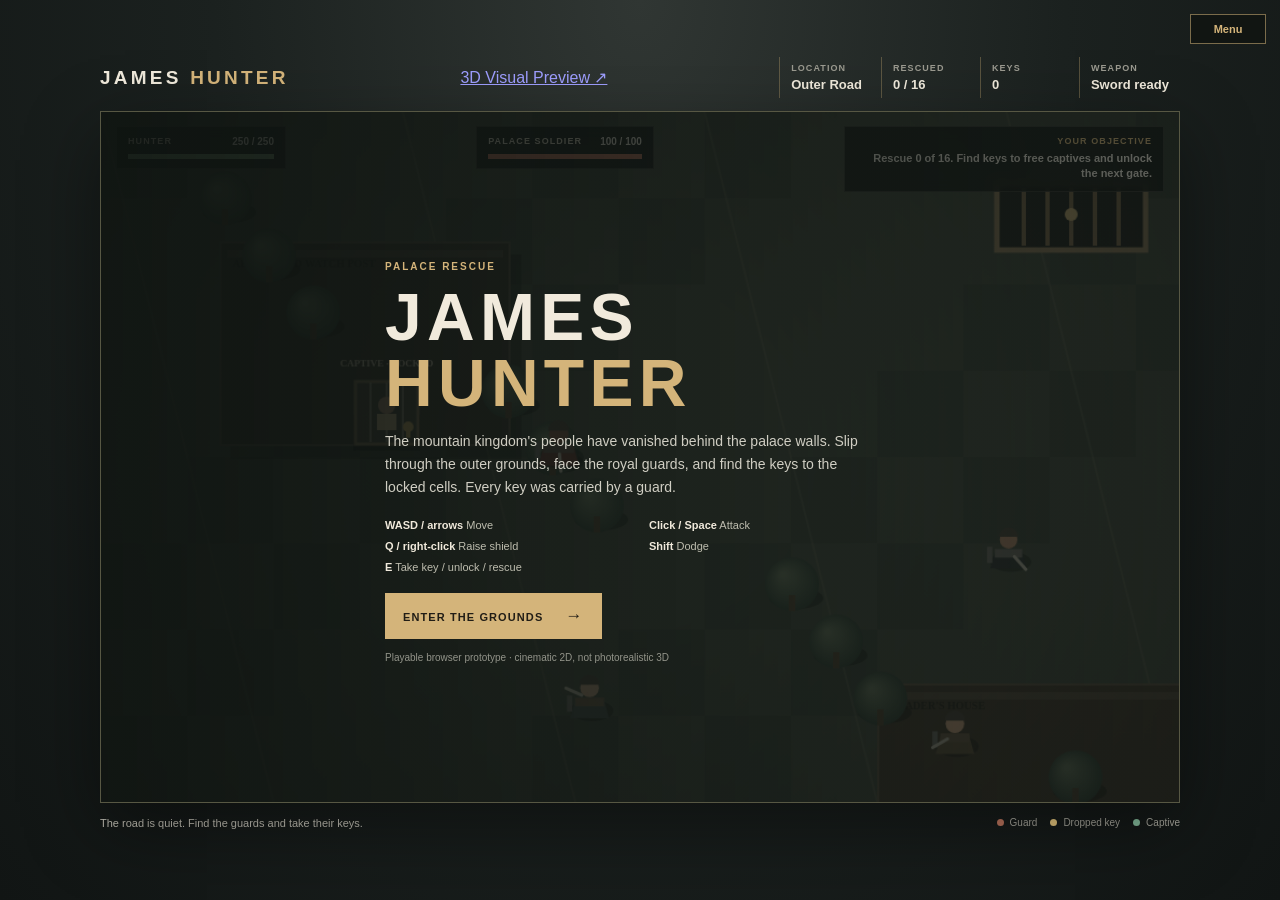
<file: HUNT GAME/index.html>
﻿<!doctype html>
<html lang="en">
  <head>
    <meta charset="UTF-8" />
    <meta name="viewport" content="width=device-width, initial-scale=1.0" />
    <meta name="theme-color" content="#171b1b" />
    <title>James Hunter — A Palace Rescue</title>
    <link rel="stylesheet" href="style.css" />
  </head>
  <body>
    <nav class="game-nav" aria-label="Game menu">
      <button id="menu-toggle" type="button" aria-expanded="false" aria-controls="game-menu">Menu</button>
      <div id="game-menu" class="game-menu" hidden>
        <button id="pause-game" type="button" disabled>Pause</button>
        <button id="resume-game" type="button" disabled>Resume</button>
        <button id="quit-game" type="button" disabled>Quit</button>
        <span id="music-track" class="music-track">Track: click.mp3</span>
        <button id="next-track" type="button" disabled>Next track</button>
        <span id="sound-status" class="sound-status" aria-live="polite">Sound: On</span>
        <button id="sound-toggle" type="button" aria-label="Mute game sound" aria-pressed="true">Mute sound</button>
      </div>
    </nav>
    <main class="game">
      <header class="topbar">
        <a class="wordmark" href="#" aria-label="James Hunter home">JAMES <span>HUNTER</span></a>
        <a class="preview-link" href="3d-preview.html">3D Visual Preview ↗</a>
        <div class="status" aria-label="Mission status">
          <div class="status-item"><span>Location</span><strong id="location">Outer Road</strong></div>
          <div class="status-item"><span>Rescued</span><strong id="rescued">0 / 20</strong></div>
          <div class="status-item"><span>Keys</span><strong id="keys">0</strong></div>
          <div class="status-item"><span>Weapon</span><strong id="weapon">Sword + Shield</strong></div>
        </div>
      </header>

      <section class="stage" aria-label="Game">
        <canvas id="game" width="1000" height="640" aria-label="James Hunter game world"></canvas>
        <div class="hud">
          <div class="health-card">
            <div class="health-label"><span>HUNTER</span><strong id="health-text">250 / 250</strong></div>
            <div class="bar"><i id="health-bar"></i></div>
          </div>
          <div id="enemy-card" class="enemy-card">
            <div class="health-label"><span id="enemy-name">GUARD</span><strong id="enemy-health-text">100 / 100</strong></div>
            <div class="bar enemy-bar"><i id="enemy-health-bar"></i></div>
          </div>
          <div class="objective"><span>YOUR OBJECTIVE</span><strong id="objective">Find the prisoners and bring them home.</strong></div>
        </div>
        <div id="prompt" class="prompt" aria-live="polite"></div>
        <div id="pause-overlay" class="pause-overlay hidden" aria-live="polite" aria-label="Game paused">
          <div class="pause-card">
            <p class="kicker">MISSION PAUSED</p>
            <h2>Take a breath, Hunter.</h2>
            <button id="pause-resume" type="button">Resume game</button>
          </div>
        </div>
        <div id="intro" class="overlay">
          <div class="intro-card">
            <p class="kicker">PALACE RESCUE</p>
            <h1>JAMES<br /><span>HUNTER</span></h1>
            <p class="intro-copy">The mountain kingdom's people have vanished behind the palace walls. Slip through the outer grounds, face the royal guards, and find the keys to the locked cells. Every key was carried by a guard.</p>
            <div class="controls">
              <span><b>WASD / arrows</b> Move</span><span><b>Click / Space</b> Attack</span>
              <span><b>Q / right-click</b> Raise shield</span><span><b>Shift</b> Dodge</span>
              <span><b>E</b> Take key / unlock / rescue</span>
            </div>
            <button id="start" type="button">Enter the grounds <span>→</span></button>
            <p class="prototype-note">Playable browser prototype · cinematic 2D, not photorealistic 3D</p>
          </div>
        </div>
        <div class="touch-ui" aria-label="Touch game controls">
          <div class="dpad">
            <button data-move="up" aria-label="Move up">↑</button>
            <div><button data-move="left" aria-label="Move left">←</button><button data-move="down" aria-label="Move down">↓</button><button data-move="right" aria-label="Move right">→</button></div>
          </div>
          <div class="touch-actions"><button id="touch-dodge">DODGE</button><button id="touch-shield">SHIELD</button><button id="touch-attack" class="attack-button">ATTACK</button><button id="touch-use">USE</button></div>
        </div>
      </section>
      <footer class="bottom-bar">
        <p id="message">Find a guard. Defeat them and take the key they carried.</p>
        <span><i class="legend-dot guard-dot"></i> Guard <i class="legend-dot key-dot"></i> Dropped key <i class="legend-dot captive-dot"></i> Captive</span>
      </footer>
    </main>
    <script src="script.js"></script>
  </body>
</html>
</file>
<file: HUNT GAME/style.css>
﻿:root {
  color-scheme: dark;
  font-family: "Segoe UI", Arial, sans-serif;
  background: #151918;
  color: #eee9de;
  --gold: #d4b47a;
  --muted: #9b9a90;
}

* { box-sizing: border-box; }

body {
  min-width: 340px;
  min-height: 100vh;
  margin: 0;
  padding: 22px;
  display: grid;
  place-items: center;
  background: radial-gradient(ellipse at 50% 0, #303633 0, #1b211f 47%, #111514 100%);
}

button { font: inherit; }
.game { width: min(100%, 1080px); }

.game-nav { position: fixed; z-index: 20; top: 14px; right: 14px; }
.game-nav button { padding: 8px 12px; border: 1px solid rgba(212, 180, 122, .55); background: rgba(17, 22, 19, .94); color: #eee9de; font-size: 11px; cursor: pointer; }
.game-nav button:hover:not(:disabled) { background: rgba(212, 180, 122, .18); }
.game-nav button:disabled { opacity: .45; cursor: not-allowed; }
#menu-toggle { min-width: 76px; color: var(--gold); font-weight: 700; }
.game-menu { display: grid; gap: 5px; min-width: 145px; margin-top: 5px; padding: 7px; border: 1px solid rgba(212, 180, 122, .35); background: rgba(17, 22, 19, .97); box-shadow: 0 8px 24px rgba(0, 0, 0, .35); }
.game-menu[hidden] { display: none; }
.game-menu button { text-align: left; }
.music-track { max-width: 230px; overflow: hidden; padding: 5px 4px; color: #c2c0b5; font-size: 10px; text-overflow: ellipsis; white-space: nowrap; }
.sound-status { padding: 5px 4px; color: #c2c0b5; font-size: 10px; }
.topbar { display: flex; align-items: center; justify-content: space-between; gap: 20px; margin-bottom: 13px; }
.wordmark { flex: 0 0 auto; color: #f0eadc; font-size: 19px; font-weight: 900; letter-spacing: .17em; text-decoration: none; }
.wordmark span, h1 span { color: var(--gold); }
.status { display: flex; gap: 8px; }
.status-item { min-width: 91px; padding: 6px 11px; border-left: 1px solid rgba(212, 180, 122, .32); }
.status-item span, .health-label, .objective > span { display: block; color: var(--muted); font-size: 9px; font-weight: 700; letter-spacing: .12em; text-transform: uppercase; }
.status-item strong { display: block; margin-top: 4px; color: #f0eadc; font-size: 13px; }

.stage { position: relative; overflow: hidden; border: 1px solid rgba(212, 180, 122, .27); background: #29342f; box-shadow: 0 24px 70px rgba(0, 0, 0, .42); }
#game { display: block; width: 100%; height: auto; aspect-ratio: 25 / 16; }

.hud { position: absolute; inset: 14px 15px auto; display: flex; align-items: start; justify-content: space-between; gap: 12px; pointer-events: none; }
.health-card, .enemy-card, .objective { min-width: 170px; padding: 9px 11px; background: rgba(16, 20, 18, .78); border: 1px solid rgba(240, 234, 220, .12); backdrop-filter: blur(6px); }
.enemy-card { visibility: hidden; }
.health-label { display: flex; justify-content: space-between; gap: 18px; color: #e3dbca; font-size: 9px; }
.health-label strong { color: #eee9de; font-size: 10px; letter-spacing: 0; }
.bar { height: 5px; margin-top: 7px; overflow: hidden; background: rgba(240, 234, 220, .17); }
.bar i { display: block; width: 100%; height: 100%; background: #7ea17a; transition: width .18s ease; }
.enemy-bar i { background: #c47761; }
.objective { min-width: 220px; max-width: 320px; text-align: right; }
.objective > span { color: var(--gold); }
.objective strong { display: block; margin-top: 5px; color: #eee9de; font-size: 11px; line-height: 1.4; }
.health-card.low i{ background: #cf7461; }

.prompt { position: absolute; left: 50%; bottom: 18%; max-width: 85%; padding: 9px 14px; transform: translate(-50%, 8px); background: rgba(15, 19, 17, .88); border: 1px solid rgba(212, 180, 122, .55); color: #f1e7d2; font-size: 12px; text-align: center; opacity: 0; transition: opacity .15s ease, transform .15s ease; pointer-events: none; }
.prompt.visible { opacity: 1; transform: translate(-50%, 0); }

.overlay { position: absolute; inset: 0; display: grid; place-items: center; padding: 22px; background: linear-gradient(90deg, rgba(15, 20, 17, .93), rgba(15, 20, 17, .64)); transition: opacity .25s ease; }
.overlay.hidden { opacity: 0; pointer-events: none; }
.pause-overlay { position: absolute; z-index: 4; inset: 0; display: grid; place-items: center; padding: 22px; background: rgba(11, 15, 13, .78); backdrop-filter: blur(5px); }
.pause-overlay.hidden { display: none; }
.pause-card { width: min(380px, 100%); padding: 25px; border: 1px solid rgba(212, 180, 122, .45); background: #1b211f; text-align: center; }
.pause-card h2 { margin: 10px 0 20px; color: #f1eadc; font-size: clamp(21px, 4vw, 30px); }
#pause-resume { padding: 11px 16px; border: 1px solid var(--gold); background: var(--gold); color: #211d16; font-size: 11px; font-weight: 900; letter-spacing: .08em; text-transform: uppercase; cursor: pointer; }
.intro-card { width: min(510px, 100%); }
.kicker { color: var(--gold); font-size: 10px; font-weight: 800; letter-spacing: .2em; }
h1 { margin: 12px 0; color: #f1eadc; font-size: clamp(38px, 7vw, 66px); letter-spacing: .08em; line-height: 1; }
.intro-copy { max-width: 480px; color: #d0cec3; font-size: 14px; line-height: 1.65; }
.controls { display: grid; grid-template-columns: 1fr 1fr; gap: 9px 18px; margin: 20px 0; color: #bebdaf; font-size: 11px; }
.controls b { color: #f1eadc; }
#start { padding: 12px 17px; border: 1px solid var(--gold); background: var(--gold); color: #211d16; font-size: 11px; font-weight: 900; letter-spacing: .1em; text-transform: uppercase; cursor: pointer; }
#start:hover { background: #ead09d; }
#start span { margin-left: 18px; font-size: 17px; }
.prototype-note { margin: 13px 0 0; color: #93948a; font-size: 10px; }
.bottom-bar { display: flex; justify-content: space-between; align-items: center; gap: 10px; min-height: 40px; }
.bottom-bar p { color: #c2c0b5; font-size: 11px; }
.bottom-bar > span { display: flex; align-items: center; gap: 6px; color: #a7a69c; font-size: 10px; }
.legend-dot { width: 7px; height: 7px; margin-left: 7px; border-radius: 50%; }
.guard-dot { background: #be765e; }.key-dot { background: #e7c77e; }.captive-dot { background: #83ba9a; }
.touch-ui { display: none; }

@media (max-width: 720px) {
  body { padding: 10px; align-items: start; }
  .topbar { display: block; padding-top: 42px; }
  .wordmark { display: block; margin-bottom: 10px; font-size: 16px; }
  .status { justify-content: space-between; gap: 0; }
  .status-item { min-width: 0; flex: 1; padding: 5px 7px; }
  .status-item span { font-size: 8px; }
  .status-item strong { font-size: 11px; }
  .hud { inset: 7px 7px auto; gap: 5px; }
  .health-card, .enemy-card, .objective { min-width: 0; padding: 6px; }
  .health-card, .enemy-card { width: 31%; }
  .objective { max-width: 37%; }
  .health-label { gap: 3px; font-size: 7px; }
  .health-label strong { font-size: 8px; }
  .objective > span { font-size: 7px; }
  .objective strong { font-size: 8px; }
  .bottom-bar { min-height: 34px; }
  .bottom-bar p { margin: 8px 0; font-size: 9px; }
  .bottom-bar > span { display: none; }
  .touch-ui { position: absolute; inset: auto 8px 8px; display: flex; justify-content: space-between; align-items: end; pointer-events: none; }
  .dpad, .touch-actions { pointer-events: auto; }
  .dpad > button { display: block; margin: auto; }
  .dpad div { display: flex; gap: 3px; }
  .touch-ui button { width: 39px; height: 39px; border: 1px solid rgba(240, 234, 220, .42); border-radius: 50%; background: rgba(17, 22, 19, .7); color: #f0eadc; font-weight: 700; touch-action: none; }
  .touch-actions { display: flex; align-items: end; gap: 4px; }
  .touch-actions button { width: 45px; height: 45px; font-size: 8px; }
  .touch-actions .attack-button { color: var(--gold); }
}

@media (max-width: 440px) {
  .controls { gap: 8px; font-size: 9px; }
  .intro-copy { font-size: 12px; }
  .prompt { bottom: 22%; font-size: 10px; }
  .touch-ui button { width: 33px; height: 33px; }
  .touch-actions button { width: 38px; height: 38px; font-size: 7px; }
}
</file>
